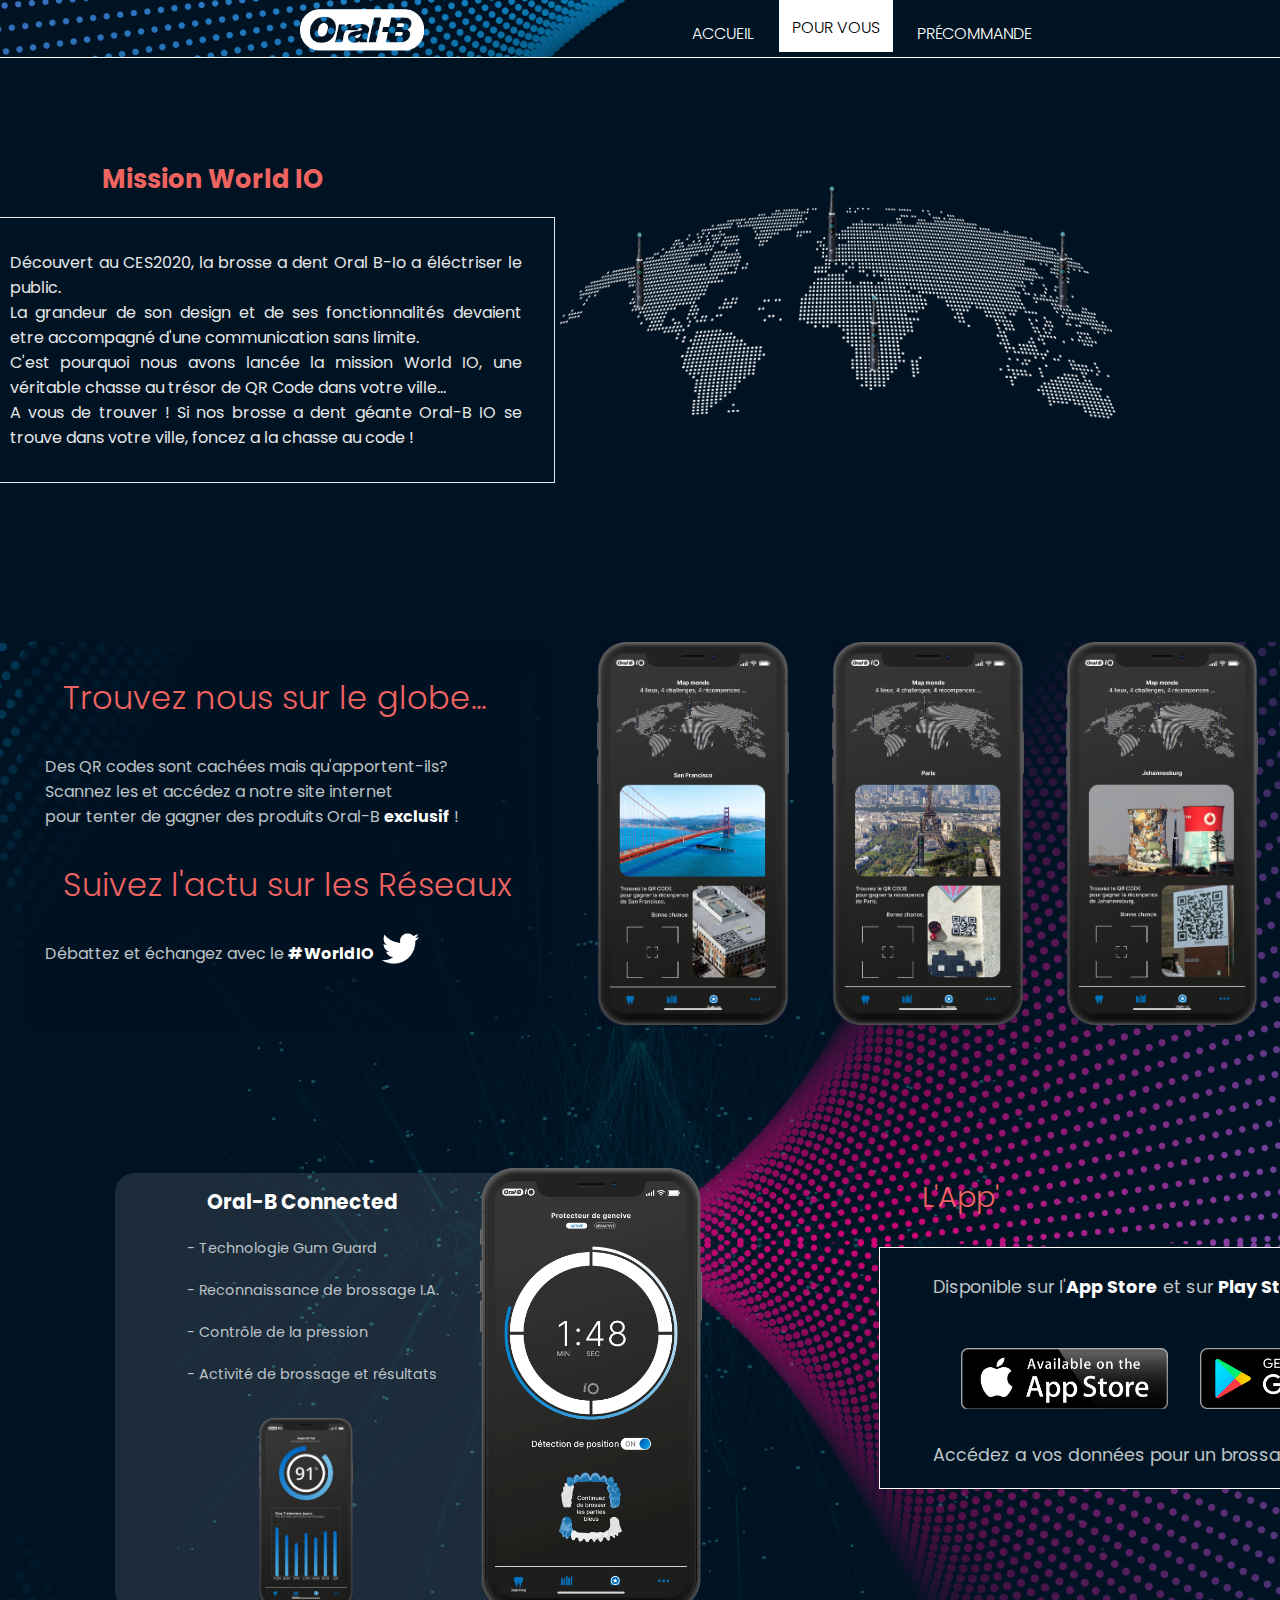
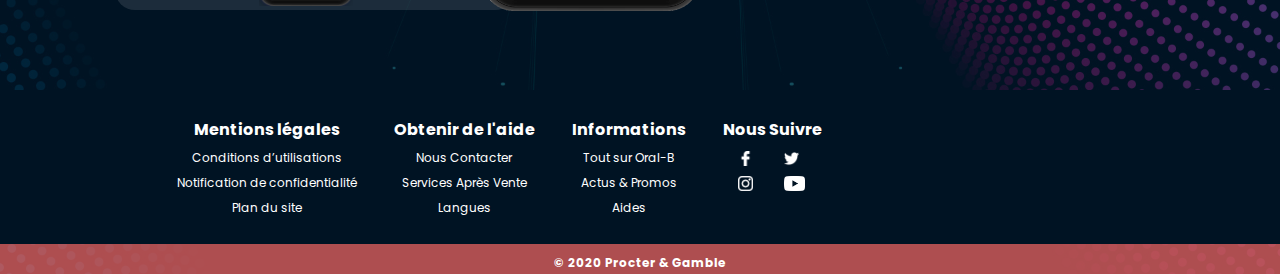
<file: comm.html>
<!DOCTYPE html>
<html lang="fr">
  <head>
    <meta charset="utf-8">
    <title>Oral-b.io</title>
    <meta name="viewport" content="width=device-width, user-scalable=yes">
    <meta name="Oral-b.io Brosse à dent electrique connectée bluetooth smart" content="Nouvelle brosse à dent connectée d'Oral-b. La Oral-b.io">
    <link href="https://fonts.googleapis.com/css?family=Poppins&display=swap" rel="stylesheet">
    <link rel="stylesheet" href="styles/comm.css">
  </head>
  <body>
    <header class="header">
      <div class="container header_div">
        <a target="_blank" href="https://www.oralb.fr/fr-fr"><img src="images/logo.png" alt="logo Oral-b" class="header_logo"></a>
        <div class="header_droite">
          <nav class="header_nav">
            <ul class="header_menu">
              <li class="header_menu_element"><a href="index.html" class="header_menu_lien">ACCUEIL</a></li>
              <li><a href="comm.html" class="header_bouton">POUR VOUS</a></li>
              <li class="header_menu_element"><a href="Précommander.html" class="header_menu_lien">PRÉCOMMANDE</a></li>
            </ul>
          </nav>
          <nav class="header_nav2">
            <ul>
              <li class="menuhamburger"><a href="#"><img src="images/menuhamburger.png" alt="menu hamburger" class="header_nav2_menuhamburger"></a>
                <ul class="header_nav2_sousmenu">
                  <li class="header_nav2_onglet"><a href="#">Accueil</a></li>
                  <li class="header_nav2_onglet"><a href="comm.html">Pour vous</a></li>
                </ul>
              </li>
            </ul>
          </nav>
        </div>
      </div>
    </header>
      <main>
        <div class="communication">
          <h1>Mission World IO</h1>
          <p>Découvert au CES2020, la brosse a dent Oral B-Io a éléctriser le public.<br> La grandeur de son design et de ses fonctionnalités devaient etre accompagné d'une communication sans limite.<br>C'est pourquoi nous avons lancée la mission World IO, une véritable chasse au trésor de QR Code dans votre ville... <br> A vous de trouver ! Si nos brosse a dent géante Oral-B IO se trouve dans votre ville, foncez a la chasse au code !</br></p>
          <!--</br> laissés par manque de temps. Sinon geréss avec pragaraphes différentes pour retour à la ligne + max-width ou padding!-->
          <img src="images/map_monde.png" alt="carte monde oral-b brosse à dent evenement event">
        </div>
        <div class="qr">
          <div class="code">
            <h2>Trouvez nous sur le globe...</h2>
            <p class="part1">Des QR codes sont cachées mais qu'apportent-ils?<br>Scannez les et accédez a notre site internet <br>pour tenter de gagner des produits Oral-B <strong>exclusif</strong> !</br>
            <h2>Suivez l'actu sur les Réseaux</h2>
            <div class="contentRS">
            <p class="part2">Débattez et échangez avec le <strong>#WorldIO</strong></p>
            <div class="containertwi">
              <a target="_blank" href="https://twitter.com/?lang=fr"><img src="images/logot.png" alt="logo"></a>
            </div>
          </div>
          </div>
              <a target="_blank" href="https://www.google.com/maps/place/Pont+du+Golden+Gate/@37.7818619,-122.4679165,12.56z/data=!4m8!1m2!2m1!1spont+san+francisco!3m4!1s0x0:0xcded139783705509!8m2!3d37.8199209!4d-122.4782467"><img src="images/FRANCISCO.png" alt="San Francisco"></a>
             <a target="_blank" href="https://www.google.com/maps/place/Champ+de+Mars/@48.855651,2.2964417,17z/data=!3m1!4b1!4m5!3m4!1s0x47e670209c1c4807:0x9702c4c43d00821e!8m2!3d48.8556475!4d2.2986304"><img src="images/PARIS.png" class="spe_responsive" alt="Paris"></a>
             <a target="_blank" href="https://www.google.com/maps/place/SOWETO+TOWERS/@-26.2542983,27.9245332,17z/data=!3m1!4b1!4m5!3m4!1s0x1e9509d6f6b2b71d:0x23b22c219a39ffe9!8m2!3d-26.2543031!4d27.9267219"><img src="images/AFRIQUE.png" alt=Afrique></a>
        </div>
        <div class="lapp">
            <h2>L'App'</h2>
        </div>
         <div class="app">
           <p>Disponible sur l'<strong>App Store</strong> et sur <strong>Play Store...</strong></p>
           <div class="app_images">
              <a target="_blank" href="https://apps.apple.com/fr/app/oral-b/id698092608"><img src="images/apps.png" class="apps spe_responsive" alt="applications"></a>
              <a target="_blank" href="https://play.google.com/store/apps/details?id=com.pg.oralb.oralbapp&hl=fr"><img src="images/plays.png" class="plays  spe_responsive" alt="applications"></a>
           </div>
            <p class="pousse">Accédez a vos données pour un brossage <strong>plus poussé!</strong></p>
         </div>
        <div class="telgif">
          <img src="images/tel.gif" alt="gif Oral-B brosse à dent smartphone">
        </div>
        <div class="infotel">
          <p><strong>Oral-B Connected</strong><br><br>- Technologie Gum Guard<br><br>- Reconnaissance de brossage I.A.<br><br>- Contrôle de la pression<br><br>- Activité de brossage et résultats<br></br><p>
          <img src="images/telstat.png" alt="Icone brosse à dent Oral-B io telephone">
          </div>
     </main>
     <footer>
       <table>
         <!--<summary>Footer</summary>!-->
          <thead>
            <tr>
             <th>Mentions légales</th>
             <th>Obtenir de l'aide</th>
             <th>Informations</th>
             <th>Nous Suivre</th>
           </tr>
         </thead>
        <tbody>
         <tr>
           <td>Conditions d’utilisations</td>
           <td>Nous Contacter</td>
           <td>Tout sur Oral-B</td>
           <td><a target="_blank" href="https://www.facebook.com/oralbfrance/"><img src="images/logof.png" alt="logo facebook"></a></td>
           <td> <a target="_blank" href="https://twitter.com/oralb_FR"><img src="images/logot.png" class="alignImg" alt="logo twitter"></a></td>
        </tr>
        <tr>
          <td>Notification de confidentialité</td>
          <td>Services Après Vente</td>
          <td>Actus & Promos</td>
          <td><a target="_blank" href="https://www.instagram.com/oralb/"><img src="images/logoi.png" alt="logo instagram"></a></td>
          <td><a target="_blank" href="https://www.youtube.com/channel/UCAIpPUNdgyLmaOl3LMoELGw"><img src="images/logoy.png" class="alignImg" alt="youtube"></a></td>
        </tr>
        <tr>
          <td>Plan du site</td>
          <td>Langues</td>
          <td>Aides</td>
      </tbody>
   </table>
   </footer>
   <nav>
   <div class="barre">
     <h4>© 2020 Procter & Gamble</h4>
   </div>
  </nav>
  </body>
</html>
</file>
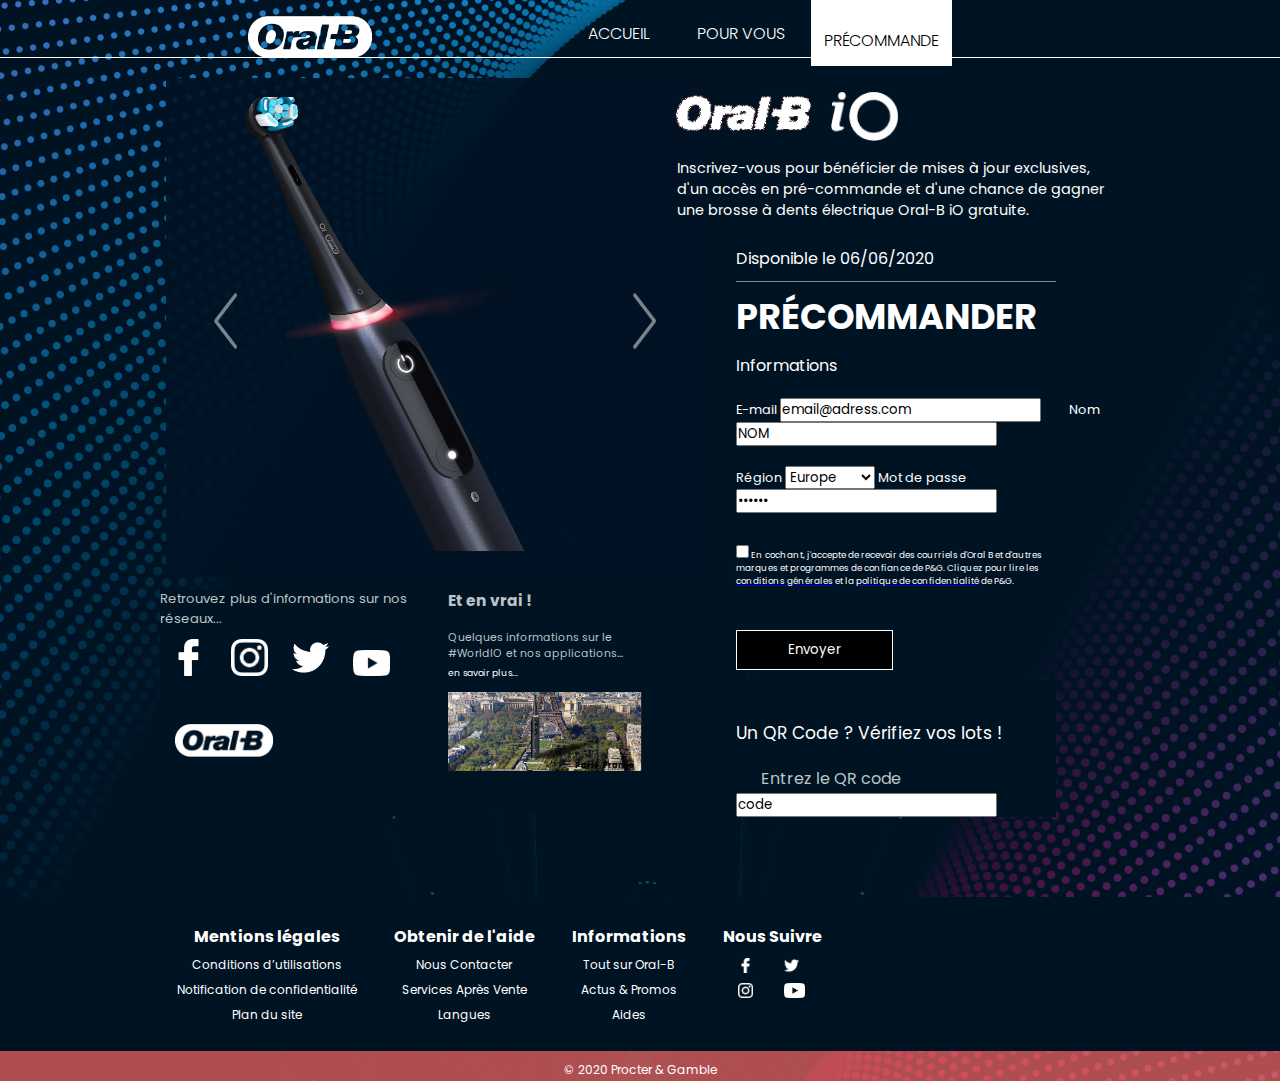
<file: Précommander.html>
<!DOCTYPE html>
<html lang="fr">
  <head>
    <meta charset="utf-8">
    <title>Oral-b.io</title>
    <meta name="viewport" content="width=device-width, user-scalable=no">
    <meta name="Oral-b.io Brosse à dent electrique connectée bluetooth smart" content="Nouvelle brosse à dent connectée d'Oral-b. La Oral-b.io">
    <link href="https://fonts.googleapis.com/css?family=Poppins&display=swap" rel="stylesheet">
    <link rel="stylesheet" href="styles/formulaire.css">
    <link rel="stylesheet" href="styles/responsive.css">
    <link rel="stylesheet" href="styles/main.css">
  </head>
  <body>
    <header class="header">
      <div class="container header_div">
        <a target="_blank" href="https://www.oralb.fr/fr-fr"><img src="images/logo.png" alt="logo Oral-b" class="header_logo"></a>
        <div class="header_droite">
          <nav class="header_nav">
            <ul class="header_menu">
              <li class="header_menu_element"><a href="index.html" class="header_menu_lien">ACCUEIL</a></li>
              <li class="header_menu_element"><a href="comm.html" class="header_menu_lien">POUR VOUS</a></li>
            </ul>
          </nav>
          <nav class="header_nav2">
            <ul>
              <li class="menuhamburger"><a href="#"><img src="images/menuhamburger.png" alt="menu hamburger" class="header_nav2_menuhamburger"></a>
                <ul class="header_nav2_sousmenu">
                  <li class="header_nav2_onglet"><a href="#">Accueil</a></li>
                  <li class="header_nav2_onglet"><a href="comm.html">Pour vous</a></li>
                </ul>
              </li>
            </ul>
          </nav>
          <a href="Précommander.html" class="header_bouton">PRÉCOMMANDE</a>
        </div>
      </div>
    </header>
   <main>
    <div class="slider">
      <div class="slides1">
        <img src="images/brossedentv7.png" class="slider_image1" alt="brosse à dent">
        <img src="images/slider1flechedroite.png" class="slider_flechedroite" alt="slider droite">
        <img src="images/slider1flechegauche.png" class="slider_flechegauche" alt="slider gauche">
      </div>
      <div class="slides3">
        <div class="contenudroite_reseaux">
            <p>Retrouvez plus d'informations sur nos réseaux...</p>
            <div>
            <div class="contenu_droite_reseaux_logos">
              <a target="_blank" href="https://www.facebook.com/oralbfrance/"><img src="images/logof.png" alt="logo facebook"></a>
             <a target="_blank" href="https://www.instagram.com/oralb/"><img src="images/logoi.png" alt="logo instagram"></a>
             <a target="_blank" href="https://twitter.com/oralb_FR"><img src="images/logot.png" alt="logo twitter"></a>
             <a target="_blank" href="https://www.youtube.com/channel/UCAIpPUNdgyLmaOl3LMoELGw"><img src="images/logoy.png" alt="logo youtube"></a>
            </div>
            <div class="contenu_droite_reseaux_site">
              <img src="images/logo.png" alt="logo">
            </div>
          </div>
          <div class="reseaux_droite">
            <h3>Et en vrai !</h3><p>Quelques informations sur le #WorldIO et nos applications...</p>
            <a href="comm.html" class="reseaux_droite_lien">en savoir plus...</a>
            <div class="reseaux_image_event">
              <img src="images/PARISv2.png" alt="Paris v2">
              <div class="image_event_textsur">
                Paris, France
              </div>
            </div>
          </div>
        </div>
      </div>
    </div>
    <div class="contenu_sur">
      <div class="contenu_sur_logo" >
        <img src="images/logoblanc.png" class="contenu_sur_image1" alt="logo blanc">
        <img src="images/io.png" class="contenu_sur_image2" alt="logo-IO">
      </div>
      <div class="contenu_sur_texte">
        <p>Inscrivez-vous pour bénéficier de mises à jour exclusives,</p>
        <p>d'un accès en pré-commande et d'une chance de gagner</p>
        <p>une brosse à dents électrique Oral-B iO <span>gratuite</span>.</p>
      </div>
    </div>
    <div class="contenu_droite">
      <p class="contenu_droite_texte">Disponible le 06/06/2020</p>
      <h3 class="contenu_droite_titre">PRÉCOMMANDER</h3>
      <form action:"#" method="post" class="contenu_droite_formulaire"> <!--Action à définir!-->
        <span>Informations</span>
        <div class="formulaire_contenu1">
          <div>
            <label for="mail">E-mail</label>
            <input type="email" name="email" value="email@adress.com" id="mail" >
            <label id="Name" class="formulaire_contenu1_ecart1">Nom</label>
            <input type="Name" name="nom" value="NOM">
          </div>
          <div>
            <label id="place">Région</label>
            <select>
              <option value:"Europe" id="place">Europe</option>
              <option value:"Asia" id="place">Asie</option>
              <option value:"US" id="place">États-Unis</option>
              <option value:"Other" id="place">autre</option>
              <!--Problèmes avec les values et les id!-->
            </select>
            <label id="mdp">Mot de passe</label>
            <input type="password" name="motdepasse" value="******">
          </div>
          <div>
          </div>
        </div>
        <div class="formulaire_bas">
          <div class="formulaire_conditions">
            <input type="checkbox" name="conditions" value="conditions">
              <label>En cochant, j'accepte de recevoir des courriels d'Oral B et d'autres marques et programmes de confiance de P&G. Cliquez pour lire les <a href="https://www.pg.com/fr_FR/terms_conditions/index.shtml"><span>conditions générales</span> </a> et la <a href="https://www.pg.com/privacy/french/privacy_statement.shtml"><span>politique de confidentialité</span></a> de P&G.</label>
            </div>
          </div>
          <div>
             <input type="submit" value="Envoyer" class="form_endbutton"></input>
        </div>
      </form>
      <div class="contenu_droite_details">
        <p>Un QR Code ? Vérifiez vos lots !</p>
       <form class="spacecode">
         <label id="Name" class="formulaire_contenu1_ecart1">Entrez le QR code</label>
         <input type="Name" name="code" value="code">
       </form>
        <div class="contenu_droite_details_liste">
        </div>
      </div>
    </div>
   </main>
   <footer>
  <table>
    <!--<summary>Footer</summary>!-->
     <thead>
       <tr>
         <th>Mentions légales</th>
       <th>Obtenir de l'aide</th>
       <th>Informations</th>
       <th>Nous Suivre</th>
     </tr>
    </thead>
    <tbody>
      <tr>
       <td>Conditions d’utilisations</td>
       <td>Nous Contacter</td>
       <td>Tout sur Oral-B</td>
       <td><a target="_blank" href="https://www.facebook.com/oralbfrance/"><img src="images/logof.png" alt="logo facebook"></a></td>
       <td> <a target="_blank" href="https://twitter.com/oralb_FR"><img src="images/logot.png" class="alignImg" alt="loto twitter"></a></td>
      </tr>
      <tr>
      <td>Notification de confidentialité</td>
      <td>Services Après Vente</td>
      <td>Actus & Promos</td>
      <td><a target="_blank" href="https://www.instagram.com/oralb/"><img src="images/logoi.png" alt="logo instagram"></a></td>
      <td><a target="_blank" href="https://www.youtube.com/channel/UCAIpPUNdgyLmaOl3LMoELGw"><img src="images/logoy.png" class="alignImg" alt="logo youtube"></a></td>
      </tr>
      <tr>
       <td>Plan du site</td>
       <td>Langues</td>
       <td>Aides</td>
    </tbody>
</table>
</footer>
<nav>
 <div class="barre">
   <h4>© 2020 Procter & Gamble</h4>
 </div>
</nav>
  </body>
</html>
</file>
<file: styles/comm.css>
*{
  margin: 0 auto;
  padding: 0;
  font-family: 'Poppins', sans-serif;
}
body{
  width: 100%;
  background:url(../images/backgroundoralbv2.png);
  background-size:100%;
  overflow-x: hidden;
}
/****************************************
            HEADER
****************************************/
.container{
  width: 1000px;
  margin: 0 auto;
}
.header{
  height: 57px;
  color:#FFF;
  border-bottom: 1.2px #FFF solid;
  width: 100%;
  font-weight:300;
  z-index: 10;
}
.header_div{
  padding-top:7px;
  display:flex;
  justify-content:space-between;
  align-items: center;
  margin-left:5%;
  margin-right:25%
}
.header_logo{
  width: 124px;
  margin: 0;
}
.header_bouton{
  background: #FFF;
  color: black;
  text-decoration: none;
  margin: 0;
  margin-left: 2px;
  padding: 12px;
  font-weight: 300;
  border: 0.5px #FFF solid;
  background: #FFF;
  box-shadow: 0 -20px 0px #fff ;
}
.header_menu{
  display: flex;
  list-style: none;
}
.header_menu_element{
  padding: 6px;
}
.header_menu_element:hover {
box-shadow: 0 2px 0 #fff;
}
.header_droite{
  display: flex;
  margin: 0;
  padding:2px;
  margin:6px;
  justify-content: space-between;

}
.header_menu_lien{
  text-decoration: none;
  color: #FFF;
  margin-left: 6px;
  margin-right: 6px;
  padding:12px;
}
.header_bouton:hover{
  background: #FFF;
  box-shadow: 0 10px #fff,
   0 -20px #fff;
}
/***********************
MENU HAMBURGER DEROULANT
*************************/
.header_nav2{
  display: none;
}
.header_nav2_sousmenu{
  display: none;
}
.menuhamburger:hover .header_nav2_sousmenu{
  position:absolute;
  left:60%;
  top:100%;
  display: flex;
  flex-flow: column wrap;
}
.header_nav2 ul{
  list-style: none;
}
.header_nav2_menuhamburger{
  width: 30px;
  height: auto;
  margin: 0;
  margin-right: 15px;
  margin-top: 7px;
  position: relative;
}
.header_nav2_onglet{
  color:#FFF;
  background: #0259B8;
}
.header_nav2_onglet a{
  color: #FFF;
  text-decoration: none;
}
/***********************
/MENU HAMBURGER DEROULANT
*************************/
/*********************************
        MAIN
*********************************/
.communication{
  background-color:#001323;
  display: flex;
}
.communication h1{
color: #EF6461;
font-size: 1.6em;
padding-top:4em;
margin-left: 4em;
display: flex;
width: 10em;
}

.communication p{
  color: white;
  opacity:0.9;
  font-size: 1em;
  width: 32em;
  margin-left:-50em;
  text-align: justify;
  padding: 2em ;
  padding-left:28em;
  margin-top:10em;
  margin-bottom:10em;
  display: flex;
  outline: #FFF solid 1px;
}
.communication img{
  height:16em;
  width:35em;
  display: flex;
  margin-top: 8em;
  margin-right:10em;
  display: flex;
}
.qr{
display: flex;
}
.code{
    background-color:rgba(0, 19, 35, 0.64);
    border-radius:20px;
}


.code strong{
  color: WHITE;
}
.containertwi img{
  max-width: 2.3em;
  position: absolute;
  margin-left:-7em;
  margin-top:-0.7em;
}
.contentRS{
  width:auto;
  display: flex;
}
.qr h2{
  color: #EF6461;
  font-weight: 300;
  font-size:2em;
  padding:1em 1.3em;
}
.qr p{
color: #bdc3c7;
padding-top:0em;
font-size:1em;
margin-left:1.5em;
}
.qr img{
width: 12em;
-webkit-transform: scale(1);
	transform: scale(1);
	-webkit-transition: .3s ease-in-out;
	transition: .3s ease-in-out;
}
.qr img:hover{
  -webkit-transform: scale(1.3);
  	transform: scale(1.3);
}
.app{
 background-color:rgba(0, 19, 35, 1);
 width:50em;
 height: 15em;
 margin-right:0em;
 margin-left:55em;
 outline: #FFF solid 1px;
 display: flex;
 flex-flow: column;
}
.lapp h2{
color:#EF6461;
font-weight: 300;
font-size:1.8em;
margin-left:32em;
padding-top:5em;
padding-bottom:1em;
}
.app strong{
  color:#FFF;
}
.app img{
  margin-top: 2em;
  margin-left:0em;
  -webkit-transform: scale(1);
	transform: scale(1);
	-webkit-transition: .3s ease-in-out;
	transition: .3s ease-in-out;
}
.app img:hover{
  -webkit-transform: scale(1.3);
  	transform: scale(1.3);
}
.pousse strong{
  color: #FFF;
}
.app p{
  color:#bdc3c7;
  font-size:1.1em;
  margin-top: 1.5em;
  margin-left:3em;
}
.apps{
    height: 3.8em;
    margin-right:2em;
}
.plays{
  height:3.8em;
  margin-right:12em;
}
.app_images{
  display: flex;
  padding-top: 1em;
}
.telgif img{
  height: 27.7em;
  margin-left:30em;
  margin-top:-20em;
}
.infotel{
  width:25em;
  height: 437px;
  background: red;
  margin-left: 115px;
  margin-top: -445px;
  background-color:rgba(255, 255, 255, 0.11);
  border-radius: 20px;
}
.infotel img{
  height: 13em;
  padding-left:5em;
  position: absolute;
  bottom:-49em;
}
.infotel p{
color:#bdc3c7;
  font-size: 0.9em;
padding-top: 1em;
padding-left:5em;
}
.infotel strong{
  color:#fff;
  font-size: 1.4em;
  padding-left:1em;
}
/*********************************
          /MAIN
*********************************/
/***************************************
            FOOTER
  ****************************************/
  footer{
  background-color: #001323;
  padding-top: 25px;
  padding-bottom: 25px;
  display: flex;
  padding-right: 280px;
  text-align: center;
  margin-top: 80px;
  }
  .th, td{
  color: white;
  font-size: 12px;
  padding-left: 35px;
  padding-top: 5px;
  text-align: center;
  }
  .td, th{
    color: white;
    padding-left: 35px;
  }
  .th, td img{
    height: 15px;
    display: flex;
    margin-right: 10px;
  }
  table img {
    margin-left: 0;
    padding-left: 15px;
  }
  .alignImg{
    margin-left: -90px;
  }
  td:hover{
  color: #EF6461;
  cursor:pointer;
  }
  /*********************************
              NAV
  *********************************/
  .barre{
    background: rgba(239, 100, 97, 0.73);
    width: auto;
    height: 30px;
  }
   .barre h4{
     color: white;
     text-align: center;
     padding-top: 10px;
     font-size: 12px;
   }
  /****************************************
            FOOTER
  ****************************************/
  /****************************************
            RESPONSIVE
  ****************************************/
  @media screen and (max-width:900px){
    header{
      width:auto;
    }
    .container{
      width:auto:
    }
    .app{
      display:none;
    }
    .lapp{
      display: none;
    }
    img:not(.spe_responsive){
      display:none;
    }
    .communication img{
      display:none;
    }
  .infotel img:not(.spe_responsive){
    display:none;
  }
  .spe_responsive{
    position:absolute;
    max-width:5em;
    left:70%;
  }
  .communication{
    background:none;
    margin-bottom:-3em; /* tentative de suppression du margin-bottom visible sur l'inspecteur.*/
  }
  .communication h1{
    font-size:1em;
    margin-left:2.8em;
  }
  .communication p{
    font-size:0.5em;
    outline:inherit;
    padding-left:30%;
  }
  .qr h2{
    font-size:1em;
  }
  .qr p{
    font-size:0.5em;
  }
  .infotel{
    height:auto;
    width:auto;
    margin:2em 5em 0 1em;

  }
  .infotel h2{
    font-size:1em;
  }
  .infotel p{
    font-size:0.5em;
  }

}
    p{
      font-size:0.1em;
    }
</file>
<file: styles/formulaire.css>
*{
  margin: 0 auto;
  padding: 0;
  font-family: 'Poppins', sans-serif;
}
body{
  width: 100%;
  background:url(../images/backgroundoralbv2.png);
  background-size:100%;
}
/****************************************
            HEADER
****************************************/
.container{
  width: 70%;
  margin: 0 auto;
}
.header{
  height: 57px;
  color:#FFF;
  border-bottom: 1.2px #FFF solid;
  width: 100%;
  font-weight:300;
  z-index: 10;
}
.header_div{
  padding-top:7px;
  display:flex;
  justify-content:space-between;
  align-items: center;
  margin-left:5%;
  margin-right:25%
}
.header_logo{
  width: 124px;
  margin: 0;
}
.header_bouton{
  background: #FFF;
  color: black;
  text-decoration: none;
  margin: 0;
  margin-left: 2px;
  padding: 12px;
  font-weight: 300;
  border: 0.5px #FFF solid;
  background: #FFF;
  box-shadow: 0 -20px 0px #fff ;
}
.header_menu{
  display: flex;
  list-style: none;
}
.header_menu_element{
  padding: 6px;
}
.header_menu_element:hover {
box-shadow: 0 2px 0 #fff;
}
.header_droite{
  display: flex;
  margin: 0;
  padding:2px;
  margin:6px;
  justify-content: space-between;

}
.header_menu_lien{
  text-decoration: none;
  color: #FFF;
  margin-left: 6px;
  margin-right: 6px;
  padding:12px;
}
.header_bouton:hover{
  background: #FFF;
  box-shadow: 0 10px #fff,
   0 -20px #fff;
}
/****************************************
            /HEADER
****************************************/
main{
  margin-top: 1.6%;
  position: relative;
  display: flex;
  overflow:hidden;
  margin-left: 160px;
}

.slides1{
  width:87%;
  margin:0;
  margin-left: 1%;
 background: rgba(0, 19, 35, 0.91);
  padding: 19px;
  position: relative;
  margin-right: 0;
}
.slider_image1{
  width: 80%;
  height: auto;
}
.slider_flechedroite{
  width: 4.3%;
  opacity: 0.5;
  position: absolute;
  top:43%;
  right: 9%;
}
.slider_flechegauche{
  width: 4.3%;
  opacity: 0.5;
  position: absolute;
  top:43%;
  left: 9%;
}
.contenu_sur{
  color:#FFF;
  position: absolute;
  top:1%;
  left: 45%;
}
.contenu_sur_image1{
  width: 37%;
}
.contenu_sur_image2{
  width: 15.3%;
}
.contenu_sur_texte{
  margin-top: 10px;
  margin-left: 13px;
  font-size: 0.9em;
}
.contenu_droite{
  color:#FFF;
  margin-top: 15%;
  margin-right:20%;
}
.mdp1{
padding-left: 15px;
}
.contenu_droite_texte{
  padding-bottom: 10px;
  box-shadow: 0 0.5px 0px #fff ;
}
.contenu_droite_titre{
  font-size: 2.2em;
  margin-top: 9px;
}
.contenu_droite_formulaire{
  margin-top: 10px;
  width: 320px;
}
input:hover{
  background:black;
  color:#FFF;
}

.contenu_sur_texte span{
  color: white;
  text-transform: none;

}
.form_endbutton {
  color:#FFF;
  height: 40px;
  width: 49%;
  background: black;
  border:0.1px #FFF solid;
  margin-top:9%;
}
.droite_formulaire_block{
  display: flex;
}
.formulaire_conditions{
  font-size: 0.55em;
  margin-bottom: 4%;
}
.formulaire_conditions span{
  text-transform: none;
  color: white;
}

.contenu_droite_formulaire caption{
  margin-bottom: 4%;
}
.formulaire_contenu1 div{
  width: 380px;
  font-size: 0.8em;
    margin:20px;
    margin-left: 0;
}
.formulaire_bas{
  margin-top: 10%;
}
.formulaire_contenu1_ecart1{
  margin-left: 25px;
}
.formulaire_contenu1_ecart2{
  margin-left: 49px;
}
.form_endbutton:hover{
 background-color: #EF6461;
}
.contenudroite_reseaux_container{
  display: flex;
}
.contenudroite_reseaux{
  margin-top: 12%;
  background: #001323;
  width: 100%;
  margin-top: 2%;
  padding-bottom: 50px;
  color: #bdc3c7;
  position: relative;
}
.reseaux_droite{
  width: 80%;
  font-size:0.82em;
  position: absolute;
  top:0;
  left:50%;
  overflow: hidden;
}
.reseaux_droite p{
  width: 400px;
}
.contenudroite_reseaux p{
  font-size:0.82em;
}
.contenu_droite_reseaux_site{
padding-top: 15px;
  margin-top: 16px;
}
.contenu_droite_reseaux_site img{
  width: 17%;
  margin-right: 490px;
  margin-left: 15px;
}
.contenu_droite_reseaux_site p{
  margin-right: 0;
  margin-left: 0;
}
.spacecode{
padding-top: 20px;
color : #bdc3c7;
}
.contenu_droite_reseaux_logos{
}

.contenu_droite_reseaux_logos img{
  width: 37px;
  margin: 10px;
}
.contenudroite_reseaux h3{

  margin-bottom: 18px;
}
.contenudroite_reseaux p{
  width: 44%;
  margin-left: 0;
}
.reseaux_image_event{

  margin-top: 10px;
  height: 100%;
  overflow: hidden;
  position: relative;
}
.contenu_logo_site_container{
  display: flex;
}
.reseaux_image_event img{
  width: 42%;
}
.image_event_textsur{
  width: 100px;
  margin-right: 3px;
  position: absolute;
  bottom:5px;
  right:50%;
  font-size: 0.6em;
  color:black;
  font-weight: bolder;
}
.reseaux_droite a{
font-size: 13px;
}

.reseaux_droite_lien{
  color: white;
  font-size: 1.7em;
}
.reseaux_droite a{
  text-decoration:none;
  color:#FFF;
  margin-top: 30px;
  font-size: 0.7em;
}

.contenu_droite_details{
  margin-top:7px;
  background: #001323;
}
.contenu_droite_details>p{
  padding-top: 40px;
  font-size: 1.07em;
  margin-top: 10px;
}
}
.contenu_droite_details_liste{
  color:grey;
  opacity: 0.8;
  margin-top:20px;
  font-size: 0.72em;
}
/***************************************
            FOOTER
  ****************************************/
  footer{
  background-color: #001323;
  padding-top: 25px;
  padding-bottom: 25px;
  display: flex;
  padding-right: 280px;
  text-align: center;
  margin-top: 80px;
  }
  .th, td{
  color: white;
  font-size: 12px;
  padding-left: 35px;
  padding-top: 5px;
  text-align: center;
  }
  .td, th{
    color: white;
    padding-left: 35px;
  }
  .th, td img{
    height: 15px;
    display: flex;
    margin-right: 10px;

  }
  table img {
    margin-left: 0;
    padding-left: 15px;
  }
  .alignImg{
    margin-left: -90px;
  }
  td:hover{
  color: #EF6461;
  cursor:pointer;
  }
  /*********************************
              NAV
  *********************************/
  .barre{
    background: rgba(239, 100, 97, 0.73);
    width: auto;
    height: 30px;
  }
   .barre h4{
     color: white;
     text-align: center;
     padding-top: 10px;
     font-size: 12px;
   }

  /****************************************
            FOOTER
  ****************************************/
</file>
<file: styles/responsive.css>
@media screen and (max-width:1000px){
  .container{
    width: 660px;
  }
  .menucotédroit_contenu_item a{
    font-size: 60%;
  }
  .toothbrush1,.toothbrushpart2_image,.toothbrushpart3_image,.toothbrushpart4_image_1,.toothbrushpart4_image_2{
    min-width: 112px;
  }
  .testgraphique{
    width: 80%;
  }
  .toothbrushpart2{
    margin-top: 14%;
    position: relative;
  }
  .toothbrushpart3{
    margin-top: 12%;
  }
  .toothbrushpart4{
    margin-top: 20%;
  }
  .graph2_place{
    position: absolute;
    top:120%;
  }
  main{
    font-size: calc(80%);
  }
  .preco_garde{
    margin-top: 20px;
  }

}
@media screen and (max-width:660px){
  .container{
    width: 100%;
  }
  .header_nav{
    display: none;
  }
  .header_nav2{
    display: block;
  }
  .menucotédroit_contenu_item a{
    font-size: 39%;
    padding: 4%;
  }
  .toothbrush1,.toothbrushpart2_image,.toothbrushpart3_image,.toothbrushpart4_image_1,.toothbrushpart4_image_2{
    min-width: 112px;
  }
  .testgraphique{
    display: block;
  }
  .toothbrushpart1_infos{
    display: block;
  }
  .menucotédroit{
    display: none;

  }
  .toothbrushpart2{
    margin-top: 60%;
    position: relative;
  }
  .toothbrushpart3{
    margin-top: 35%;
  }
  .toothbrushpart4{
    margin-top: 50%;
  }
  .slides1{
    width: 40%;
  }
  img{
    width: 300%;

  }

}
</file>
<file: styles/main.css>
*{
  margin: 0 auto;
  padding: 0;
  font-family: 'Poppins', sans-serif;
}
html{
  scroll-behavior: smooth;
}
body{
  background: url(../images/backgroundoralbv2.png) ;
  background-size:100%;
  overflow-x:hidden;
}
/****************************************
            HEADER
****************************************/
.container{
  margin: 0 auto;
}
.header{
  height: 57px;
  color:#FFF;
  border-bottom: 1.2px #FFF solid;
  width: 100%;
  font-weight:300;
  z-index: 10;
}
.header_div{
  padding-top:7px;
  display:flex;
  justify-content:space-between;
  align-items: center;
  margin-left:5%;
  margin-right:25%
}
.header_logo{
  width: 124px;
  margin: 0;
}
.header_bouton{
  background: #FFF;
  color: black;
  text-decoration: none;
  margin: 0;
  margin-left: 2px;
  padding: 12px;
  font-weight: 300;
  border: 0.5px #FFF solid;
  background: #FFF;
  box-shadow: 0 -20px 0px #fff ;
}
.header_menu{
  display: flex;
  list-style: none;
}
.header_menu_element{
  padding: 6px;
}
.header_menu_element:hover {
box-shadow: 0 2px 0 #fff;
}
.header_droite{
  display: flex;
  margin: 0;
  padding:2px;
  margin:6px;
  justify-content: space-between;

}
.header_menu_lien{
  text-decoration: none;
  color: #FFF;
  margin-left: 6px;
  margin-right: 6px;
  padding:12px;
}
.header_bouton:hover{
  background: #FFF;
  box-shadow: 0 10px #fff,
   0 -20px #fff;
}
/***********************
MENU HAMBURGER DEROULANT
*************************/

.header_nav2{
  display: none;
}
.header_nav2_sousmenu{
  display: none;}
.header_nav2{
  display: none;
}
.header_nav2_sousmenu{
  display: none;
}
.menuhamburger:hover .header_nav2_sousmenu,.header_nav2_sousmenu:hover{
  position:absolute;
  left:60%;
  top:100%;
  display: flex;
  flex-flow: column wrap;
}
.header_nav2 ul{
  list-style: none;
}
.header_nav2_menuhamburger{
  width: 30px;
  height: auto;
  margin: 0;
  margin-right: 15px;
  margin-top: 7px;
  position: relative;
}
.header_nav2_onglet{
  color:#FFF;
  background: none;
  box-shadow: 0 1px 0px #fff ;
}
.header_nav2_onglet a{
  color: #FFF;
  text-decoration: none;
}
/***********************
/MENU HAMBURGER DEROULANT
*************************/
/****************************************
            /HEADER
****************************************/
/****************************************
            MAIN
****************************************/
/* Menu droite */
.menucotedroit{
  position:fixed;
  pointer-events:all;
  bottom: 60%;
  right: 0;
  z-index: 10;
}
.menucotedroit_contenu{
  display: flex;
  flex-flow: column wrap;
  list-style: none;
  opacity:0.6;
}
.menucotedroit_contenu_item {
  width: 100%;
  border-bottom: 0.5px #FFF solid;
  padding-right: 1em;
}

.menucotedroit_contenu_item:hover{
  font-weight: 500;
  color:rgba(0, 0, 0, 1);
}

.menucotedroit_contenu_item:nth-of-type(1){
  border-top: 0.5px #FFF solid;
}
.menucotedroit_contenu_item a{
  text-decoration: none;
  color:#FFF;
  padding-left: 0;
  font-size: 80%;
}
/*/Menu droite */
.main{
  width: 100%;
  color:#FFF;
  z-index: -1;
  padding-top: 53px;
}
/*toothbrushpart1*/
.toothbrushpart1{
  position: relative;
}
.toothbrush1{
  width: 14%;
  height: auto;
  margin-top: 100px;
  margin-left: 11.5%;
}
.main .slogan{
  position: absolute;
  top:20%;
  left:8%;
  padding-left:20em;

}
.toothbrushpart1_slogan_logo{
  width: 92px;
  height: auto;
}
.toothbrushpart1_slogan_logo:nth-of-type(2){
  width: 50px;
  height: auto;
}
.titre_graph{
  position: absolute;
  padding-bottom:0.2em;
  left:2%;
  top:5%;
}
h4{
  font-weight:400;
  font-size: 1,7em;
}
.str{
  background: #FFF;
  color:black;
}
.testgraphique{
  height: 280px;
  background: rgba(34,53,32,0);
  width: 520px;
  position: relative;
}
.copyright{
  position: absolute;
  top:100%;
  font-size:0.8em;
}
.scroll_graph1{
  max-width:85%;
  margin-top:3em;
  left:-0.3%;
}
.border_graph{
  box-shadow:-1px 0 #FFF;
}
.toothbrushpart1_infos{
  margin: 20px;
  margin-left: 0;
  padding: 5px;
  display: flex;
  position: absolute;
  top:33%;
  left:30%;
}
.toothbrushpart1_infos p{
  padding-top:5em;
  width: 245px;
  font-size: 0.95em;
}
.scroll_normaltext_right{
  padding-top:1%;
}

.scroll_normaltext_left{
  padding-top:1%;
}
/*/toothbrushpart1*/
/*toothbrushpart2*/
.toothbrushpart2{
  margin-top: 2%;
  position: relative;
}
.toothbrushpart2_image{
  width: 40%;
  margin-left:60%;
}
.toothbrushpart2_texte{
  max-width: 40%;
  position: absolute;
  top:15%;
  left:18%;
}
.toothbrushpart2_infos{
  position: absolute;
  top:24%;
  right: 43.2%;
}
}
.img_tete_brosse{
  max-width:25%;
  position: absolute
}
/*.container_2{
  position: relative;
  height:20em;
  text-align: center;
  display:flex;
  justify-content: center;
}
.pos_video{
  position: absolute;
  padding-bottom:20em;
}
.titre_video{
  position: absolute;
  top:5%;
  left:45%;
}*/

/*/toothbrushpart2*/
/*toothbrushpart3*/
.toothbrushpart3{
  position: relative;
  margin-bottom:100px;
}
.toothbrushpart3_image{
  width: 12%;
  margin-left: 18%;
}
.toothbrushpart3_texte{
  max-width: 25%;
  position: absolute;
  top:25%;
  left:39%;
}
.toothbrushpart3_infos{
  color:red;
}
/* /toothbrushpart3*/
/*toothbrushpart4*/
.toothbrushpart4{
  padding-bottom:5%;
  margin-top: ;
  position: relative;
}
.toothbrushpart4_image{
  margin-left: 68%;
  position: relative;
}
.toothbrushpart4_brosse{
  width: 30%;
  z-index:3;
  position:relative;
}
.toothbrushpart4_chargeur{
  width: 30%;
  position: absolute;
  top:94%;
  left:0.6%;
  z-index:inherit;
}
.graph2{
  margin-bottom: 0;
  width:40%;
}
.graph2_place{
  position: absolute;
  top:160%;
}
.toothbrushpart4_texte{
  width:40%;
  position:absolute;
  bottom:60%;
  left:25%;
}
.toothbrushpart4_infos{
  position: absolute;
  top:120%;
  left: 0;
}
/*toothbrushpart4*/

/*Préco_garde*/

.preco_garde{

  position: relative;
  padding-bottom: 4%;
  text-align: center;
  width: 20%;
  padding: 1%;
  background-color: #001323;
  border-radius: 15px;
  border: solid 1px white;
  position: relative;
}

.preco_garde a{
  text-decoration: none;
  color: white;
}
 .preco_garde:hover{
  border: solid 1px #EF6461;
 }

 .préco_garde:hover a {
   color: #EF6461;
 }


/*Préco_garde*/

/****************************************
            /MAIN
****************************************/
/***************************************
            FOOTER
  ****************************************/

    footer{
    background-color: #001323;
    padding-top: 25px;
    padding-bottom: 25px;
    display: flex;
    padding-right: 280px;
    text-align: center;
    margin-top: 80px;
    }
    .th, td{
    color: white;
    font-size: 12px;
    padding-left: 35px;
    padding-top: 5px;
    text-align: center;
    }
    .td, th{
      color: white;
      padding-left: 35px;
    }
    .th, td img{
      height: 15px;
      display: flex;
      margin-right: 10px;

    }
    table img {
      margin-left: 0;
      padding-left: 15px;
    }
    .alignImg{
      margin-left: -90px;
    }
    td:hover{
    color: #EF6461;
    cursor:pointer;
    }
  /*********************************
              NAV
  *********************************/
  .barre{
    background: rgba(239, 100, 97, 0.73);
    width: auto;
    height: 30px;
  }
   .barre h4{
     color: white;
     text-align: center;
     padding-top: 10px;
     font-size: 12px;
   }

  /****************************************
            FOOTER
  ****************************************/
</file>
